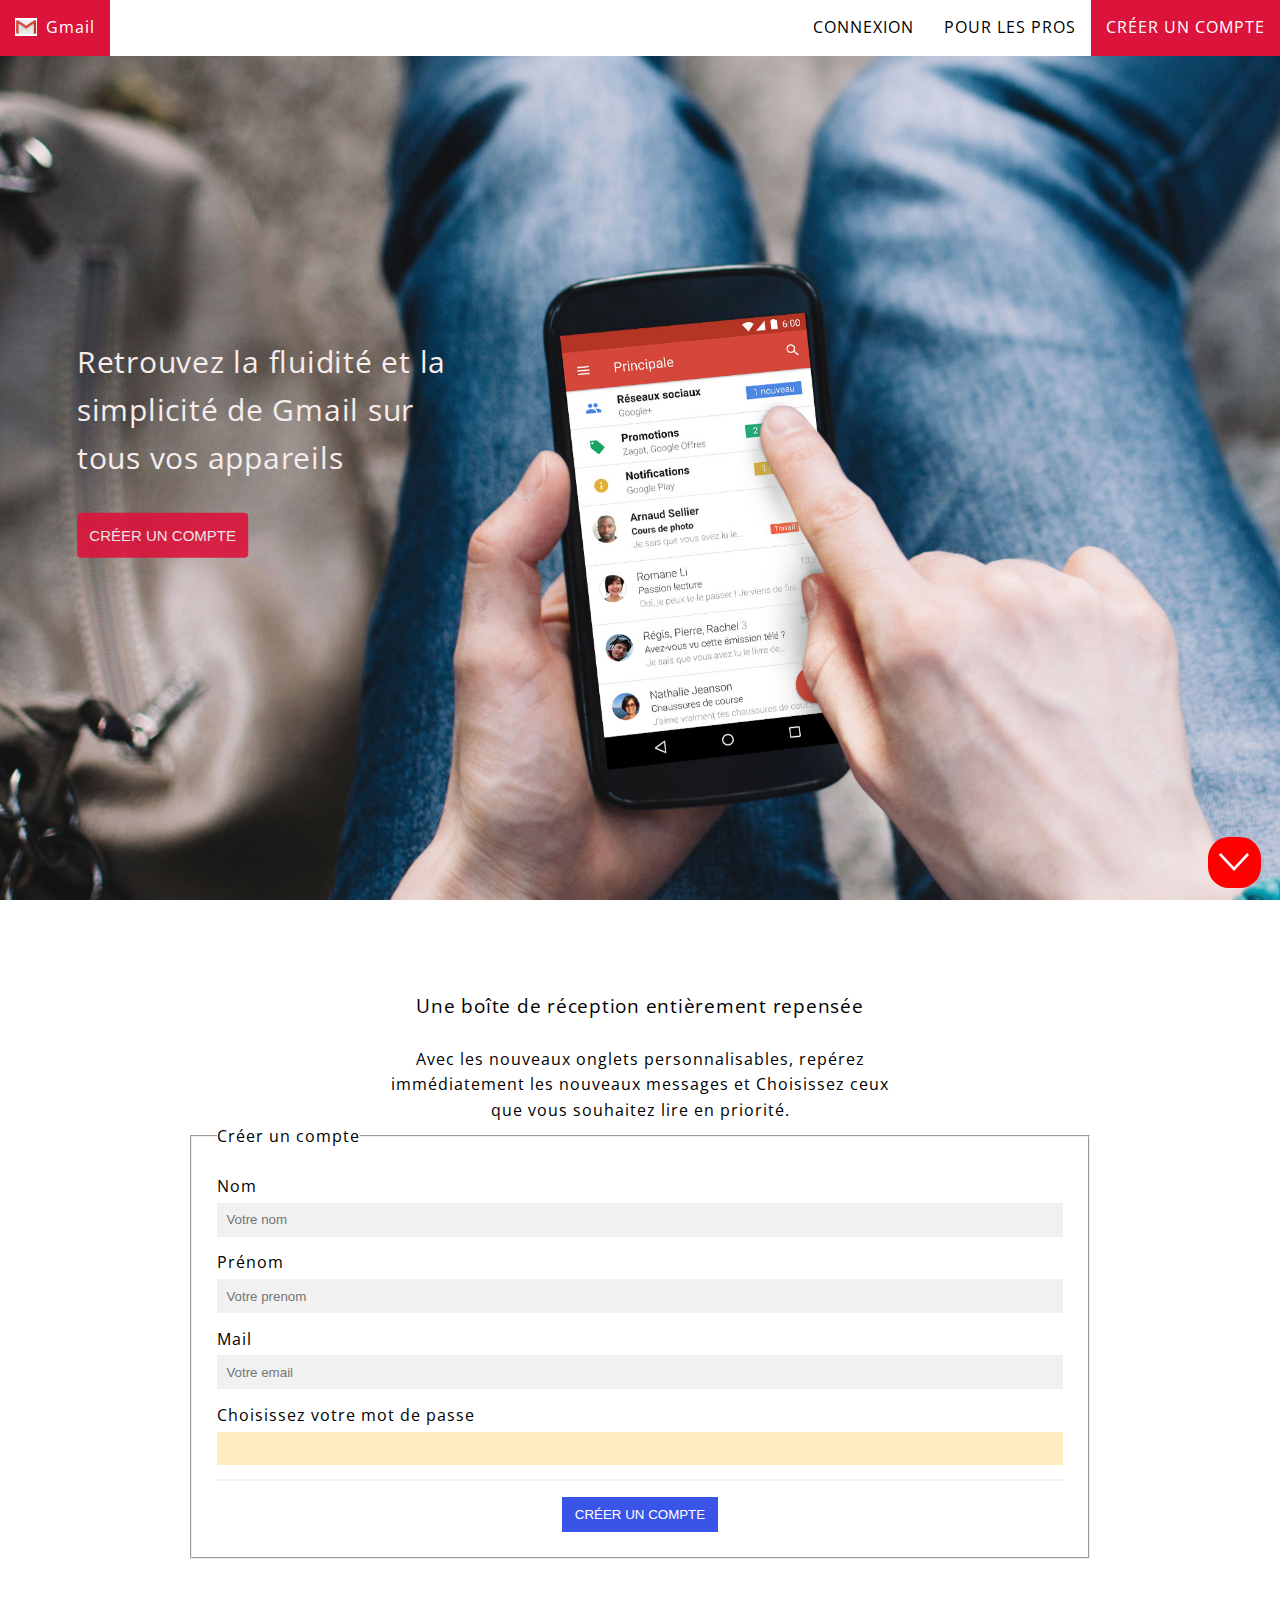
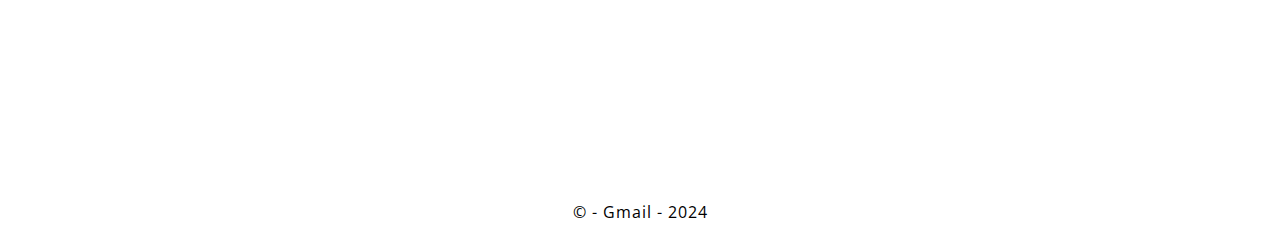
<file: index.html>
<!DOCTYPE html>
<html lang="fr-FR">
<head>
    <meta name="description" content="Ceci est l'exercice du partiel gmail">
    <meta charset="UTF-8">
    <meta name="viewport" content="width=device-width, initial-scale=1.0">
    <title>Partiel Gmail single page</title>
    <link rel="icon" type="image/x-icon" href="favicon/favicon.ico">
    <link rel="stylesheet" href="./css/style.css">
</head>

<body>
    <header>
        <nav class="topnav">
            <ul>
                <li class="split">
                    <a href="#home"><span class="span_img"><img class="logo" src="./image/mail.png" alt="gmaillogo"></span>&ensp;Gmail</a>
                </li> 
                <li>
                    <a href="#main2" class="inscription active">CRÉER UN COMPTE</a>

                </li>
                <li>
                    <a href="#">POUR LES PROS</a>

                </li>
                <li>
                    <a href="./src/connexion.html" class="connexion ">CONNEXION</a>
                </li>
            </ul>
        </nav>
    </header>

    <section id="main1">
        <article class="content">
            <p class="paragraph">
                Retrouvez la fluidité et la simplicité de Gmail sur tous vos appareils
            </p>
            <br>
            <form action="#main2">
                <button id="create-account">CRÉER UN COMPTE</button>
            </form>

        </article>
        
    </section>

    <section id="main2">

        <article class="content_2">
            <p class="paragraph">
                Une boîte de réception entièrement repensée
            </p>
            <br>
            <p>
                Avec les nouveaux onglets personnalisables, repérez immédiatement les nouveaux 
                messages et Choisissez ceux que vous souhaitez lire en priorité. 
            </p>
        </article>
        <form id="registration-form" class="registration-form">
            <fieldset class="container">
                <legend>Créer un compte</legend>
                <label for="name">Nom</label>
                <input type="text" id="name" name="name" placeholder="Votre nom" required>
                <label for="surname">Prénom</label>
                <input type="text" id="surname" name="surname" placeholder="Votre prenom" required>
                <label for="email">Mail</label>
                <input type="email" id="email" name="email" placeholder="Votre email" required>
                <label for="password">Choisissez votre mot de passe </label>
                <input type="password" id="password" name="password" required>
                <hr>
                <input type="submit" class="registerbtn" name="inscription" value="CRÉER UN COMPTE">
            </fieldset>
            
        </form>
    </section>

    <a href="#footer" id="myBtn" title="Go to bottom">
        <img src="./image/arrow.png" alt="vecteur_haut">
    </a>

    <footer id="footer" class="footer">
        <p>
            &copy; - Gmail - 2024
        </p>
    </footer>
</body>
</html>
</file>
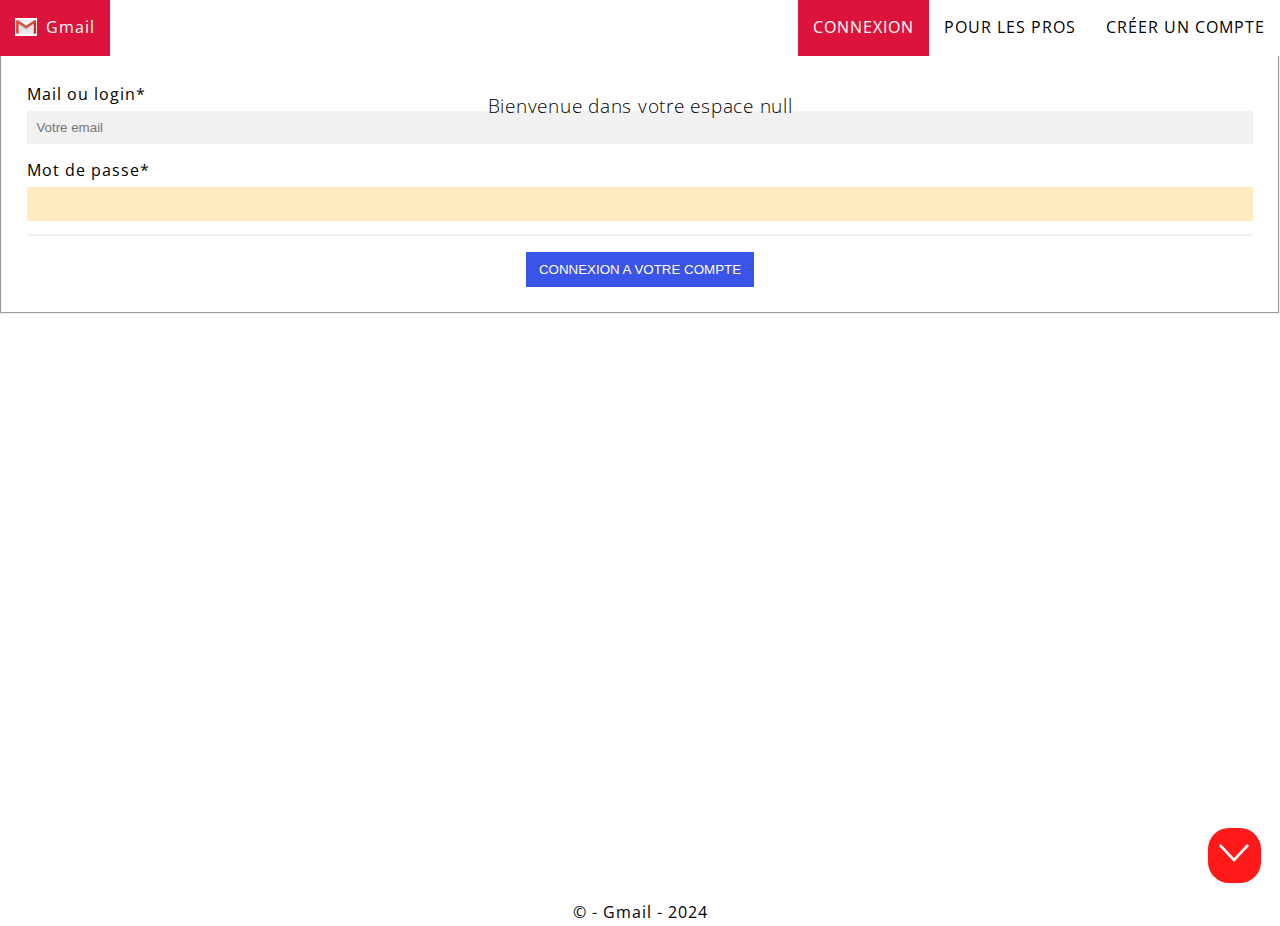
<file: src/connexion.html>
<!DOCTYPE html>
<html lang="fr-FR">
<head>
    <meta name="description" content="Ceci est l'exercice du partiel gmail">
    <meta charset="UTF-8">
    <meta name="viewport" content="width=device-width, initial-scale=1.0">
    <title>Partiel Gmail single page</title>
    <link rel="icon" type="image/x-icon" href="favicon/favicon.ico">
    <link rel="stylesheet" href="../css/style.css">
</head>

<body>
    <header>
        <nav class="topnav">
            <ul>
                <li class="split">
                    <a href="#home"><span class="span_img"><img class="logo" src="../image/mail.png" alt="gmaillogo"></span>&ensp;Gmail</a>
                </li>
                <li>
                    <a href="#main2" class="inscription">CRÉER UN COMPTE</a>

                </li>
                <li>
                    <a href="#">POUR LES PROS</a>

                </li>
                <li>
                    <a href="connexion.html" class="connexion active">CONNEXION</a>
                </li>
            </ul>
        </nav>
    </header>

    <main >

        <article class="content_2">
            <h1 class="paragraph">
                Bienvenue dans votre espace null            
            </h1>
            
        </article>
        <form id="login_form" class="login-form">
            <fieldset class="container">
                <legend>Connectez-vous à votre compte</legend>
                <label for="email">Mail ou login*</label>
                <input type="email" id="email" name="email" placeholder="Votre email" required>
                <label for="password">Mot de passe*</label>
                <input type="password" id="password" name="password" required>
                <hr>
                <input type="submit" class="registerbtn subscriptionbtn" name="connexion" value="CONNEXION A VOTRE COMPTE" >
            </fieldset>
            
        </form>
    </main>

    <form action="#footer">
        <button id="myBtn" title="Go to bottom">
            <img src="../image/arrow.png" alt="vecteur_haut">
        </button>
    </form>
    <footer id="footer" class="footer">
        <p>
            &copy; - Gmail - 2024
        </p>
    </footer>
</body>
</html>
</file>
<file: css/style.css>
@import url('https://fonts.googleapis.com/css2?family=Open+Sans:wght@300;400&display=swap');
html{
  
  font-size: 62.5%;
 
  scroll-behavior: smooth;
}

::-webkit-scrollbar {
  display: none;
}

* {
  margin: 0;
  padding: 0;
  box-sizing: border-box;
}

body {
  font-size: 1.6rem;
  font-family: 'Open Sans', sans-serif;
  line-height: 1.6;
  letter-spacing: .1rem;
}
h1,h2,h3{
  font-weight: 300;
}

main, #main1, #main2 {
  height: 100vh;
  width: 100%;
}

#main1 {
  background:url('../image/home-hero.jpg') center/cover;
}

main, #main2 {
  overflow: scroll;
  scroll-behavior: smooth;
}

header {
  background-color: #ffffff;
  position: fixed;
  width: 100%;
  top: 0;
  z-index: 99;
}

.topnav {
  overflow: hidden;
  width: 100%;
}

.topnav ul li {
  list-style: none;
  float: right;
  height: 100%;
}

.topnav a {
  color: #000000;
  text-align: center;
  padding: 1.5rem;
  text-decoration: none;
  font-size: inherit;
  display: block;
}

.topnav a:hover {
  background-color: #dc143c;
  color: white;
}

.topnav .logo {
  width: 100%;
  display: block;
}
.span_img {
    display: inline-block;
    width: 2.2rem;
    vertical-align: -.3rem;
}
/* Pour créer un lien aligné à droite de la barre de navigation */
.topnav .split {
  float: left;
}

.topnav .active {
  background-color: #dc143c;
  color: white;
}

.content {
  float: left;
  width: 30%;
  top: 50%;
  transform: translateY(-50%) translateX(30%);
  position: relative;
  left: auto;
  right: 3%;
}

.content p {
  color: #f5eded;
  letter-spacing: 0.075rem;
  font-size: 3rem;
}

/* Pour le formulaire */
fieldset {
  padding: 2.5rem;
}

.registration-form, .login_form {
  max-width:90rem ;
  margin: 0 auto;
}
/* champs de saisie a 100% de largeur */
input[type=text], input[type=password] , input[type=email]{
  width: 100%;
  padding: 0.9375rem;
  margin: 0.3125rem 0 1.375rem 0;
  display: inline-block;
  border: none;
  background: #f1f1f1;
  
}

input[type=text]:focus, input[type=password] , input[type=email]:focus {
  background-color: #ffeabdee;
  outline: none;
}

/* Mettons un style pour le bouton de soumission */
.registerbtn {
  background-color: #2542e5;
  color: white;
  padding: 1rem 1.25rem;
  margin: 0 auto;
  border: none;
  cursor: pointer;
  opacity: 0.9;
  display:block;
   
  
}
/* Uniformisons les boutons de la page */
button {
  background-color: #dc143c;
  color: #f5eded;
  padding: 1rem 1.25rem;
  margin: 0.5rem 0;
  border: none;
  cursor: pointer;
  opacity: 0.9;
  font-size: 1.5rem;
  border-radius: .4rem;
  line-height: 2.5rem;
}  

/* Modifions le style par defaut de hr */
hr {
  border: 0.0625rem solid #f1f1f1;
  margin-bottom: 1.5625rem;
}

.content_2 {
  text-align: center;
  width: 40%;
  margin : 0 auto;
  display: block;
}
.content_2, .form-action,.registration-form ,.login_form, .xdebug-error {
  position: relative;
  top: 10%;
}

.content_2 .paragraph {
  margin: 0 auto;
  letter-spacing: 0.075rem;
  line-height: 3.125rem; /*espacement vertical du texte*/
  font-size: 1.875rem; /*augementons la taille pour adapter au mieux au format d ela maquette */
}

/* Le bouton retour au top de la page */
#myBtn {
  position: fixed;
  bottom: 1.25rem;
  right: 1.875rem;
  z-index: 99;
  font-size: 1.125rem;
  border: none;
  outline: none;
  background-color: red;
  color: white;
  cursor: pointer;
  padding: 0.9375rem;
  border-radius: 2.10rem;
}
#myBtn:hover {
  background-color: #555;
}

/*ajout du footer*/
#footer {
  bottom: 0;
  height: 0.625rem;
  border-radius: 0.25rem;
  text-align: center;
}

/*Partie du controle des smessages d'ereurs qui peuvent apparaitre sur le formulaire lors de la soumission */

/*
.form-action{
    max-width: 80rem;
    margin: 5rem auto;
}
*/
.form-action .warning{
    padding: 1rem;
    line-height: 2.5rem;
    text-align: center;
    border-radius: .4rem;
}
.form-action .msg-success{
    background: #079992;
    color: #fff;
}
.form-action .msg-alert{
    background: #b71540;
    color: #fff;
}
</file>
